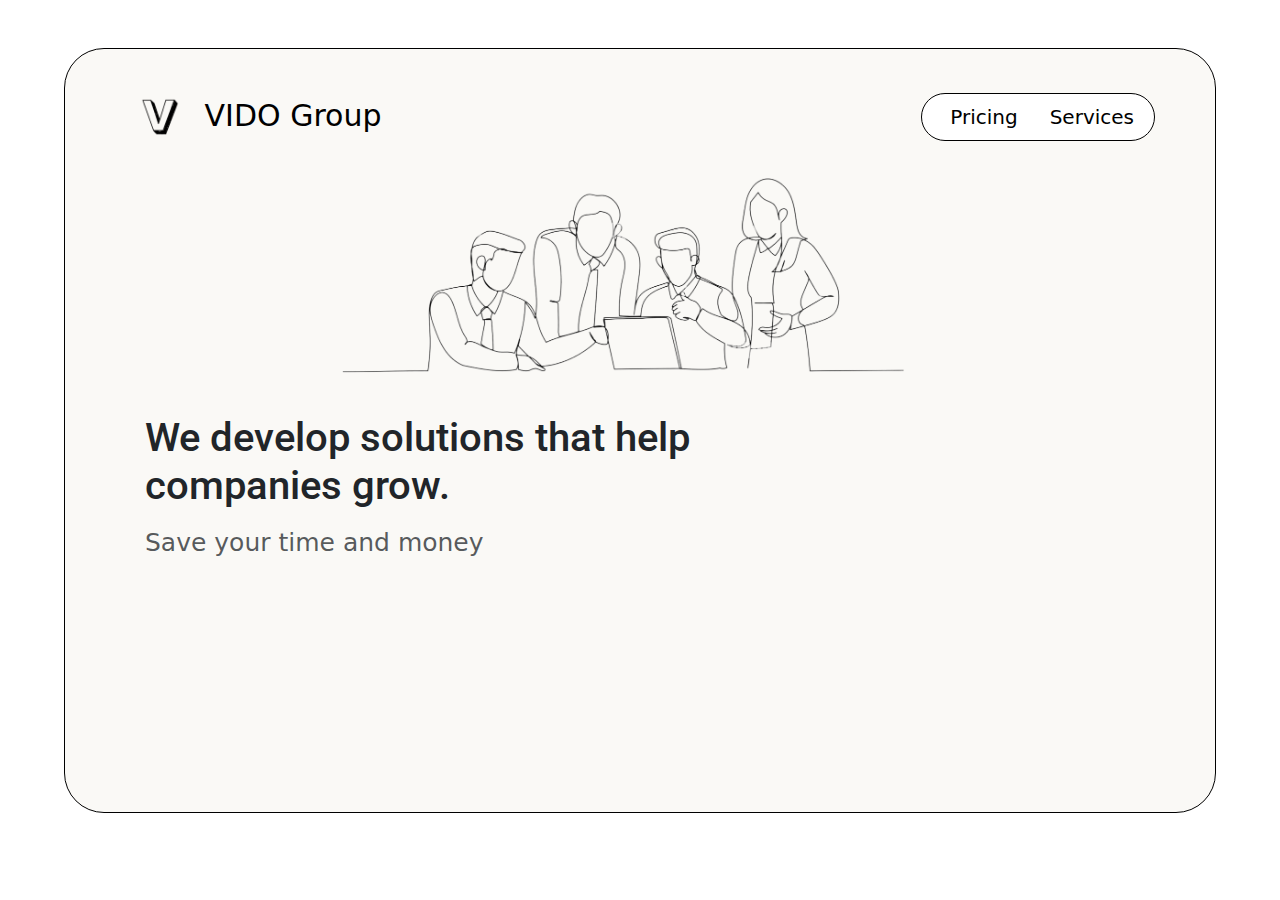
<file: index.html>
<!DOCTYPE html>
<html lang="en">
<head>
    <meta charset="UTF-8">
    <meta name="viewport" content="width=device-width, initial-scale=1.0">
    <title>VIDO</title>
    <link rel="stylesheet" href="css/bootstrap.css">
    <link rel="stylesheet" href="personal-css/style.css">
    <style>
        @import url('https://fonts.googleapis.com/css2?family=Roboto:ital,wght@0,100;0,300;0,400;0,500;0,700;0,900;1,100;1,300;1,400;1,500;1,700;1,900&display=swap');
    </style>
</head>
<body>
    <div class="container-fluid container-90 w-75 h-75 mt-5 border border-black rounded custom-bg">

    <!--navigation-->
<nav class="navbar navbar-expand-lg custom-bg navbar-custom-height">
    <div class="container-fluid d-flex justify-content-between ps-5 pe-5">
    <div class="navbar-brand fs-1 display-5" href="#">
        <img class="custom-icon" src="images/img.png" style="width: 90px;" alt="">
        VIDO Group
    </div>

    <div class="d-flex border border-black rounded-pill justify-content-center align-items-center">
        <a href="pricing.html" class="navbar-brand fs-5 custom-container nav-button primary ps-4 pe-3 pb-1 pt-1 ">Pricing</a> 
        <a href="services.html" class="navbar-brand fs-5 custom-container nav-button  ps-2 pe-3 pb-1 pt-1">Services</a>
    </div>
    </div>
</nav>
    <!--hero section-->
<div class="container d-grid justify-content-center pt-5 pb-5 hero-container">
    <div class="row"><img src="images/kol (1).png" class="hero-image" alt=""></div>
</div>
<div class="container d-grid justify-content-start p-4 mb-5 mt-2 custom-hero-text gap-3 ">
    <div class="d-flex flex-row gap-5 justify-content-start align-items-center">
        <div class="row h1 custom-h1-text">We develop solutions that help companies grow.</div>
    </div>
    <div class="row display-6 text-body-secondary custom-subtext">Save your time and money</div>
</div>

    </div>

    <script src="js/bootstrap.js"></script>
</body>
</html>
</file>
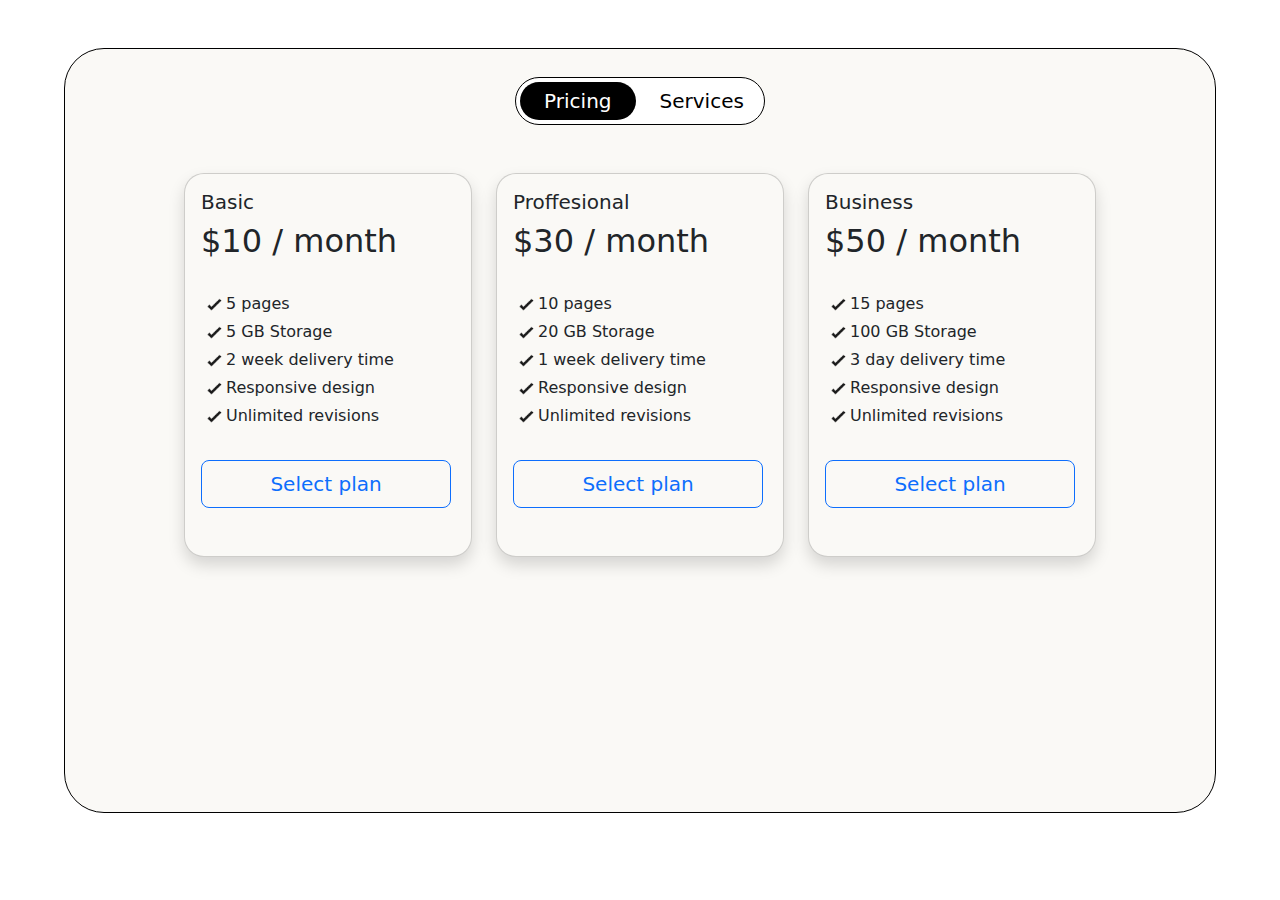
<file: pricing.html>
<!DOCTYPE html>
<html lang="en">
<head>
    <meta charset="UTF-8">
    <meta name="viewport" content="width=device-width, initial-scale=1.0">
    <title>VIDO</title>
    <link rel="stylesheet" href="css/bootstrap.css">
    <link rel="stylesheet" href="personal-css/pricing.css">
    <style>
        @import url('https://fonts.googleapis.com/css2?family=Roboto:ital,wght@0,100;0,300;0,400;0,500;0,700;0,900;1,100;1,300;1,400;1,500;1,700;1,900&display=swap');
    </style>
</head>
<body>
<div class="container-fluid container-90 w-75 h-75 mt-5 border border-black rounded custom-bg">

    <!--navigation-->
<nav class="navbar navbar-expand-lg custom-bg navbar-custom-height">
    <div class="container-fluid d-flex justify-content-center align-items-center ps-5 pe-5">
    <div class="d-flex border border-black rounded-pill justify-content-center align-items-center">
        <a href="pricing.html" class="navbar-brand fs-5 custom-container nav-button primary ps-4 pe-4 pb-1 pt-1 ">Pricing</a> 
        <a href="services.html" class="navbar-brand fs-5 custom-container nav-button  ps-3 pe-3 pb-1 pt-1">Services</a>
    </div>
    </div>
</nav>

<div class="container-fluid d-flex justify-content-center align-items-center gap-4 mt-5 custom-card-container">
<div class="card custom-bg shadow" style="width: 18rem; height: 24rem;">
    <div class="card-body">
      <h5 class="card-title custom-card-title lead">Basic</h5>
        <h2 class="card-title pb-4">$10 / month</h2>
                    <ul class="list-unstyled d-flex flex-column gap-1">
                        <li><img style="width: 25px;" src="images/check icon.png" alt="">5 pages</li>
                        <li><img style="width: 25px;" src="images/check icon.png" alt="">5 GB Storage</li>
                        <li><img style="width: 25px;" src="images/check icon.png" alt="">2 week delivery time</li>
                        <li><img style="width: 25px;" src="images/check icon.png" alt="">Responsive design</li>
                        <li><img style="width: 25px;" src="images/check icon.png" alt="">Unlimited revisions</li>
                    </ul>
      <a href="#" class="btn btn-lg btn-outline-primary mt-3" style="width: 250px;">Select plan</a>
    </div>
  </div>

  <div class="card custom-bg shadow" style="width: 18rem; height: 24rem;">
    <div class="card-body">
      <h5 class="card-title custom-card-title lead">Proffesional</h5>
        <h2 class="card-title pb-4">$30 / month</h2>
                    <ul class="list-unstyled d-flex flex-column gap-1">
                        <li><img style="width: 25px;" src="images/check icon.png" alt="">10 pages</li>
                        <li><img style="width: 25px;" src="images/check icon.png" alt="">20 GB Storage</li>
                        <li><img style="width: 25px;" src="images/check icon.png" alt="">1 week delivery time</li>
                        <li><img style="width: 25px;" src="images/check icon.png" alt="">Responsive design</li>
                        <li><img style="width: 25px;" src="images/check icon.png" alt="">Unlimited revisions</li>
                    </ul>
      <a href="#" class="btn btn-lg btn-outline-primary mt-3" style="width: 250px;">Select plan</a>
    </div>
  </div>

  <div class="card custom-bg shadow" style="width: 18rem; height: 24rem;">
    <div class="card-body">
      <h5 class="card-title custom-card-title lead">Business</h5>
        <h2 class="card-title pb-4">$50 / month</h2>
                    <ul class="list-unstyled d-flex flex-column gap-1">
                        <li><img style="width: 25px;" src="images/check icon.png" alt="">15 pages</li>
                        <li><img style="width: 25px;" src="images/check icon.png" alt="">100 GB Storage</li>
                        <li><img style="width: 25px;" src="images/check icon.png" alt="">3 day delivery time</li>
                        <li><img style="width: 25px;" src="images/check icon.png" alt="">Responsive design</li>
                        <li><img style="width: 25px;" src="images/check icon.png" alt="">Unlimited revisions</li>
                    </ul>
      <a href="#" class="btn btn-lg btn-outline-primary mt-3" style="width: 250px;">Select plan</a>
    </div>
  </div>
</div>

</div>

</div>

<script src="js/bootstrap.js"></script>
</body>
</html>
</file>
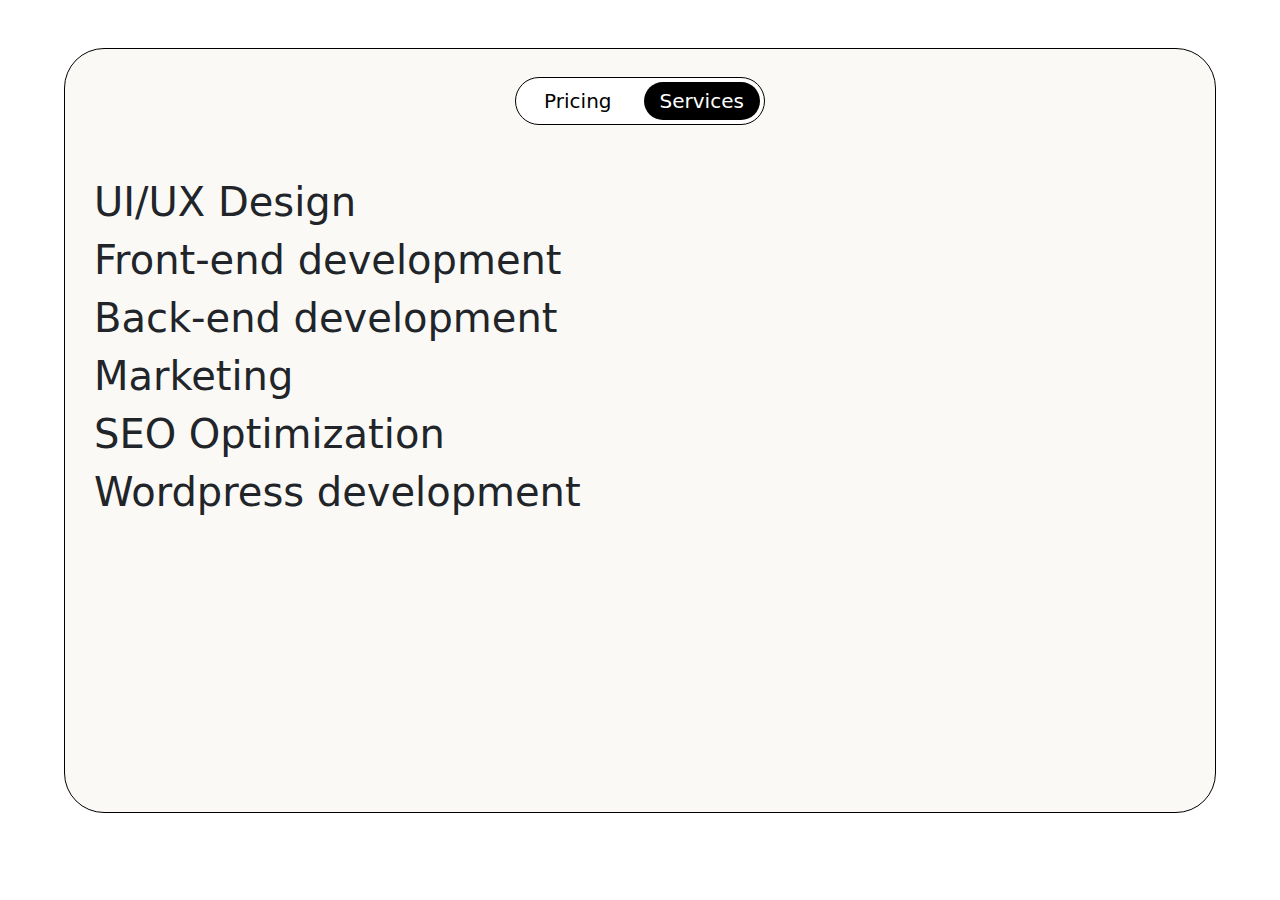
<file: services.html>
<!DOCTYPE html>
<html lang="en">
<head>
    <meta charset="UTF-8">
    <meta name="viewport" content="width=device-width, initial-scale=1.0">
    <title>VIDO</title>
    <link rel="stylesheet" href="css/bootstrap.css">
    <link rel="stylesheet" href="personal-css/services.css">
    <style>
        @import url('https://fonts.googleapis.com/css2?family=Roboto:ital,wght@0,100;0,300;0,400;0,500;0,700;0,900;1,100;1,300;1,400;1,500;1,700;1,900&display=swap');
    </style>
</head>
<body>
<div class="container-fluid container-90 w-75 h-75 mt-5 border border-black rounded custom-bg">

    <!--navigation-->
<nav class="navbar navbar-expand-lg custom-bg navbar-custom-height">
    <div class="container-fluid d-flex justify-content-center align-items-center ps-5 pe-5">
    <div class="d-flex border border-black rounded-pill justify-content-center align-items-center">
        <a href="pricing.html" class="navbar-brand fs-5 custom-container nav-button ps-4 pe-4 pb-1 pt-1 ">Pricing</a> 
        <a href="services.html" class="navbar-brand fs-5 custom-container nav-button primary ps-3 pe-3 pb-1 pt-1">Services</a>
    </div>
    </div>
</nav>

<div class="container custom-body mt-5">
    <div class="row">
        <div class="col display-6">UI/UX Design</div>
    </div>

    <div class="row">
        <div class="col display-6">Front-end development</div>
    </div>

    <div class="row">
        <div class="col display-6">Back-end development</div>
    </div>

    <div class="row">
        <div class="col display-6">Marketing</div>
    </div>

    <div class="row">
        <div class="col display-6">SEO Optimization</div>
    </div>

    <div class="row">
        <div class="col  display-6">Wordpress development</div>
    </div>
</div>

<div class="container-fluid d-flex justify-content-center align-items-center gap-4 mt-5">


</div>

</div>

<script src="js/bootstrap.js"></script>
</body>
</html>
</file>
<file: personal-css/style.css>
.navbar-custom-height {
    margin-top: 20px;
    padding-bottom: 20px;
    padding-bottom: 0px;
    background-color: white;
    color: black;
}

.custom-flex {
    display: flex !important;
    justify-content: space-between !important;
    width: 100%;
}

.h1 {
    font-family: 'Roboto' !important;
    font-size: 80px;
}

.custom-container {
margin: 4px !important;
}

.container-90 {
        width: 90% !important;
        max-width: 100% !important; 
    }

.custom-hero-text {
    margin-left: 80px;
    padding-bottom: 30px !important;
}

.rounded {
    border-radius: 40px !important;
}

.nav-button {
    border-radius: 20px; /* Rounded corners */
    text-decoration: none;
    color: black;

}

.hero-image {
    width: 850px;
}

.rounded-pill {
    border-radius: 40px !important;
    background-color: white !important;
}

.nav-button.primary {
    /* background-color: black;  Highlighted button */
    color: black;
}

.custom-bg {
    background-color: #FAF9F6;
}

@media (max-width: 1300px) and (max-height: 980px) {
    .container-90 {
        height: 85vh !important;
    }
    .hero-image {
        width: 620px !important;
    }
    .custom-icon {
        width: 70px !important;
    }

    .display-5 {
        font-size: 30px !important;
    }

    .hero-container {
        padding-top: 10px !important;
        padding-bottom: 10px !important;
    }

    .custom-hero-text {
        margin-top: 10px !important;
        margin-left: 80px !important;
        text-align: left !important;
        padding: 0 !important;
        gap: 10px !important;
    }

    .custom-h1-text {
        font-family: 'Roboto' !important;
        font-size: 40px !important;
        width: 600px;
    }
    
    .custom-subtext {
        font-size: 25px;
    }
}
</file>
<file: personal-css/pricing.css>
.custom-card-title {
    font-size: 20px !important;
}

.card {
    border-radius: 20px !important;
}

.navbar-custom-height {
    margin-top: 20px;
    padding-bottom: 20px;
    padding-bottom: 0px;
    background-color: white;
    color: black;
}

.custom-flex {
    display: flex !important;
    justify-content: space-between !important;
    width: 100%;
}

.h1 {
    font-family: 'Roboto' !important;
    font-size: 80px;
}

.custom-container {
margin: 4px !important;
}

.container-90 {
        width: 90% !important;
        max-width: 100% !important; 
    }

.custom-hero-text {
    margin-left: 80px;
    padding-bottom: 30px !important;
}

.rounded {
    border-radius: 40px !important;
}

.nav-button {
    border-radius: 20px; /* Rounded corners */
    text-decoration: none;
    color: black;

}

.hero-image {
    width: 850px;
}

.rounded-pill {
    border-radius: 40px !important;
    background-color: white !important;
}

.nav-button.primary {
    background-color: black; /* Highlighted button */
    color: white;
}

.custom-bg {
    background-color: #FAF9F6;
}

@media (min-width: 1400px) {
    .container-90 {
        height: 90vh !important;
    }

    .custom-card-container {
        margin-top: 200px !important;
        gap: 90px !important;
    }

}

@media (max-width: 1300px) and (max-height: 980px) {
    .container-90 {
        height: 85vh !important;
    }
    .hero-image {
        width: 620px !important;
    }
    .custom-icon {
        width: 70px !important;
    }

    .display-5 {
        font-size: 30px !important;
    }

    .hero-container {
        padding-top: 10px !important;
        padding-bottom: 10px !important;
    }

    .custom-hero-text {
        margin-top: 10px !important;
        margin-left: 80px !important;
        text-align: left !important;
        padding: 0 !important;
        gap: 10px !important;
    }

    .custom-h1-text {
        font-family: 'Roboto' !important;
        font-size: 40px !important;
        width: 600px;
    }
    
    .custom-subtext {
        font-size: 25px;
    }
}
</file>
<file: personal-css/services.css>
.row {
    padding: 5px !important;
}

.custom-card-title {
    font-size: 20px !important;
}

.card {
    border-radius: 20px !important;
}

.navbar-custom-height {
    margin-top: 20px;
    padding-bottom: 20px;
    padding-bottom: 0px;
    background-color: white;
    color: black;
}

.custom-flex {
    display: flex !important;
    justify-content: space-between !important;
    width: 100%;
}

.h1 {
    font-family: 'Roboto' !important;
    font-size: 80px;
}

.custom-container {
margin: 4px !important;
}

.container-90 {
        width: 90% !important;
        max-width: 100% !important; 
    }

.custom-hero-text {
    margin-left: 80px;
    padding-bottom: 30px !important;
}

.rounded {
    border-radius: 40px !important;
}

.nav-button {
    border-radius: 20px; /* Rounded corners */
    text-decoration: none;
    color: black;

}

.hero-image {
    width: 850px;
}

.rounded-pill {
    border-radius: 40px !important;
    background-color: white !important;
}

.nav-button.primary {
    background-color: black; /* Highlighted button */
    color: white;
}

.custom-bg {
    background-color: #FAF9F6;
}

@media (min-width: 1400px) {
    .container-90 {
        height: 90vh !important;
    }

    .display-6 {
        font-size: 55px !important;
    }

    .custom-body {
        margin-left: 100px !important;
        margin-top: 100px !important;
    }
}

@media (max-width: 1300px) and (max-height: 980px) {
    .container-90 {
        height: 85vh !important;
    }
    .hero-image {
        width: 620px !important;
    }
    .custom-icon {
        width: 70px !important;
    }

    .display-5 {
        font-size: 30px !important;
    }

    .hero-container {
        padding-top: 10px !important;
        padding-bottom: 10px !important;
    }

    .custom-hero-text {
        margin-top: 10px !important;
        margin-left: 80px !important;
        text-align: left !important;
        padding: 0 !important;
        gap: 10px !important;
    }

    .custom-h1-text {
        font-family: 'Roboto' !important;
        font-size: 40px !important;
        width: 600px;
    }
    
    .custom-subtext {
        font-size: 25px;
    }
}
</file>
